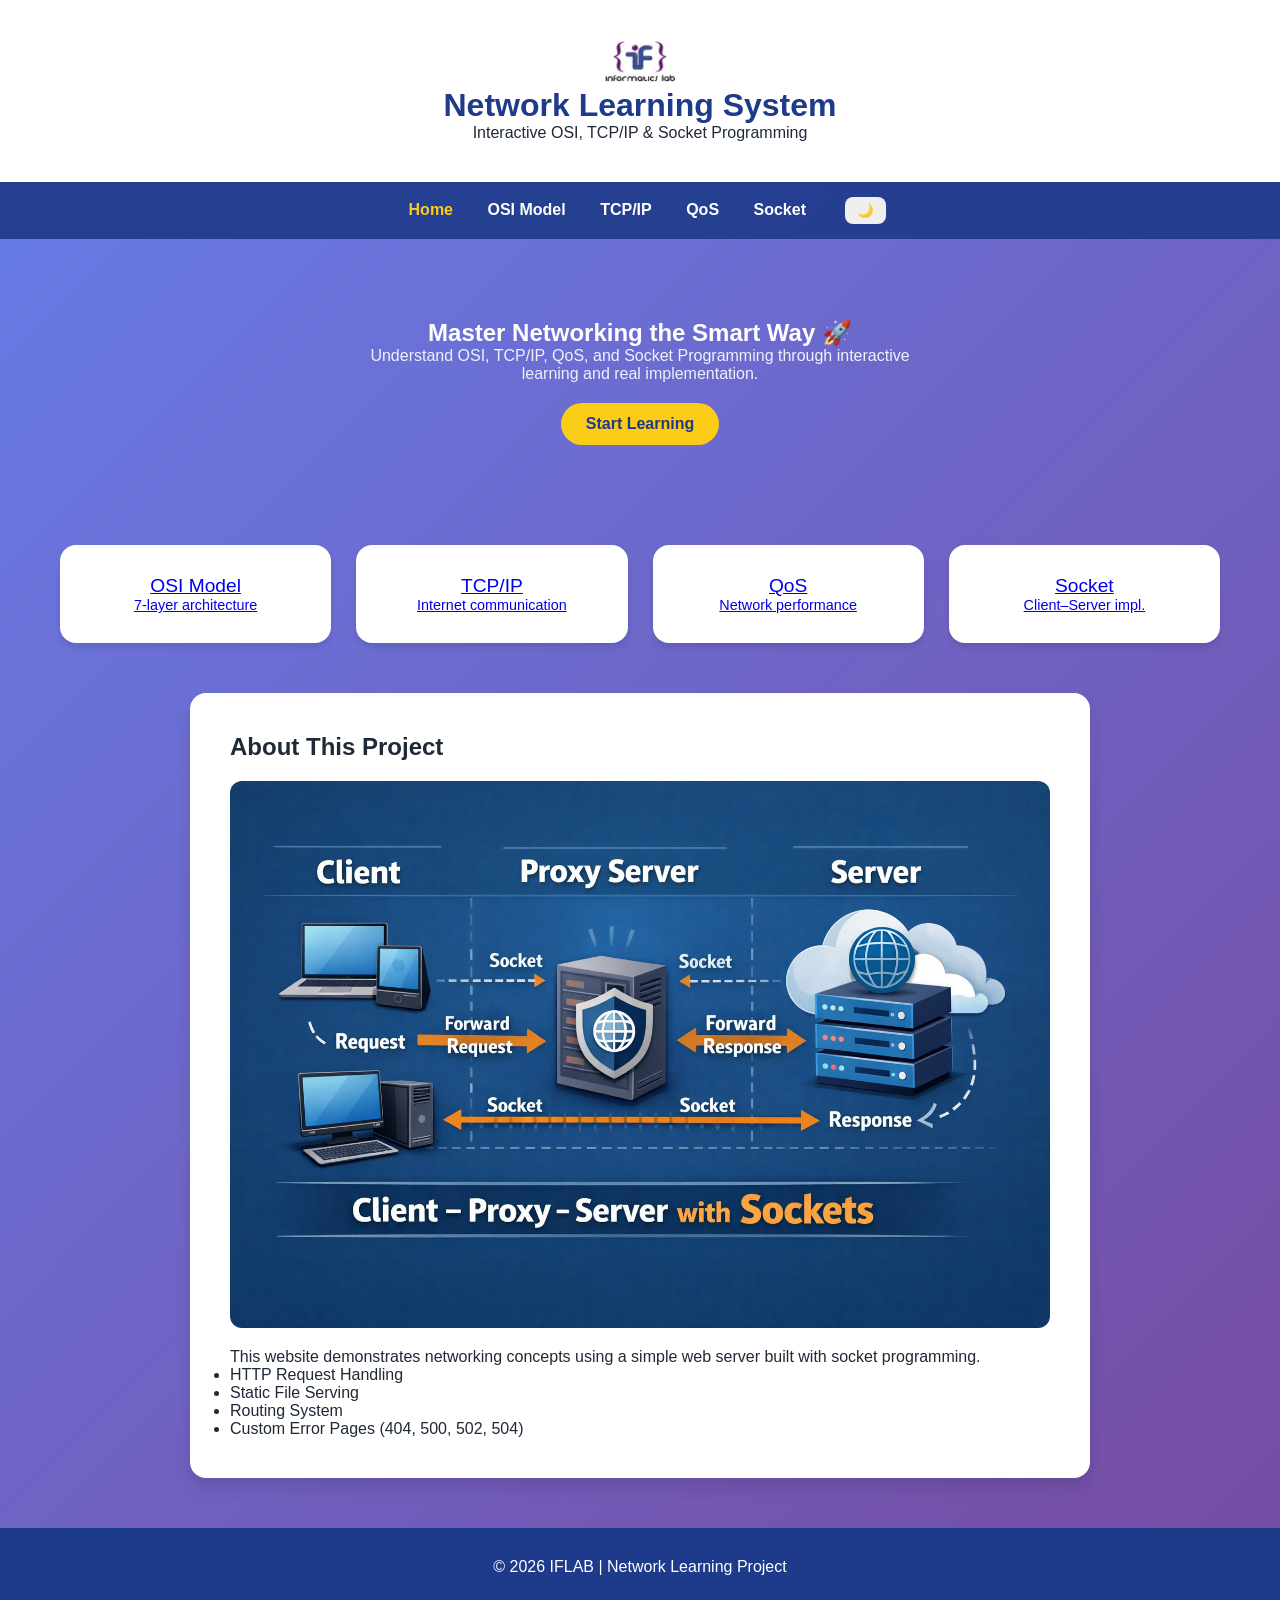
<file: HTML/index.html>
<!DOCTYPE html>
<html lang="en">
<head>
    <meta charset="UTF-8">
    <meta name="viewport" content="width=device-width, initial-scale=1.0">

    <!-- SEO -->
    <title>Network Learning System - IFLAB</title>
    <meta name="description" content="Learn networking concepts like OSI, TCP/IP, QoS, and Socket Programming interactively.">
    <meta name="keywords" content="networking, OSI, TCP/IP, QoS, socket programming">
    <meta name="author" content="IFLAB">

    <link rel="stylesheet" href="css/style.css">
    <link rel="icon" href="assets/iflab.png">

    <!-- Loader Style -->
    <style>
        #loader {
            position: fixed;
            width: 100%;
            height: 100%;
            background: #1e3a8a;
            display: flex;
            justify-content: center;
            align-items: center;
            z-index: 9999;
            flex-direction: column;
            color: white;
        }

        .spinner {
            border: 5px solid rgba(255,255,255,0.2);
            border-top: 5px solid white;
            border-radius: 50%;
            width: 50px;
            height: 50px;
            animation: spin 1s linear infinite;
            margin-bottom: 15px;
        }

        @keyframes spin {
            100% { transform: rotate(360deg); }
        }

        .hero h2 {
            animation: fadeInUp 1s ease;
        }
    </style>
</head>

<body>

<!-- ===== LOADER ===== -->
<div id="loader">
    <div class="spinner"></div>
    <p>Loading Network System...</p>
</div>

<!-- ===== HEADER ===== -->
<header>
    <img src="assets/iflab.png" alt="IFLAB Logo" width="70">
    <h1>Network Learning System</h1>
    <p>Interactive OSI, TCP/IP & Socket Programming</p>
</header>

<!-- ===== NAVBAR ===== -->
<nav>
    <a href="index.html" class="active">Home</a>
    <a href="osi.html">OSI Model</a>
    <a href="tcpip.html">TCP/IP</a>
    <a href="qos.html">QoS</a>
    <a href="implementation.html">Socket</a>

    <button onclick="toggleDark()" style="margin-left:20px;padding:6px 12px;border-radius:8px;border:none;cursor:pointer;">
        🌙
    </button>
</nav>

<!-- ===== HERO ===== -->
<section class="hero">
    <h2>Master Networking the Smart Way 🚀</h2>
    <p style="max-width: 600px; margin: 0 auto 20px auto; opacity: 0.9;">
        Understand OSI, TCP/IP, QoS, and Socket Programming 
        through interactive learning and real implementation.
    </p>

    <a href="#features" class="btn">Start Learning</a>
</section>

<!-- ===== FEATURE GRID ===== -->
<section class="grid" id="features">

    <a href="osi.html">
        <div class="box">
            <div style="font-size: 1.2rem;">OSI Model</div>
            <div style="font-size: 0.9rem;">7-layer architecture</div>
        </div>
    </a>

    <a href="tcpip.html">
        <div class="box">
            <div style="font-size: 1.2rem;">TCP/IP</div>
            <div style="font-size: 0.9rem;">Internet communication</div>
        </div>
    </a>

    <a href="qos.html">
        <div class="box">
            <div style="font-size: 1.2rem;">QoS</div>
            <div style="font-size: 0.9rem;">Network performance</div>
        </div>
    </a>

    <a href="implementation.html">
        <div class="box">
            <div style="font-size: 1.2rem;">Socket</div>
            <div style="font-size: 0.9rem;">Client–Server impl.</div>
        </div>
    </a>

</section>

<!-- ===== ABOUT ===== -->
<section class="card">
    <h2>About This Project</h2>
    <img src="assets/network.png" class="img-center">

    <p>
        This website demonstrates networking concepts using a simple web server 
        built with socket programming.
    </p>

    <ul>
        <li>HTTP Request Handling</li>
        <li>Static File Serving</li>
        <li>Routing System</li>
        <li>Custom Error Pages (404, 500, 502, 504)</li>
    </ul>
</section>

<!-- ===== FOOTER ===== -->
<footer>
    <p>&copy; 2026 IFLAB | Network Learning Project</p>
</footer>

<!-- ===== SCRIPT ===== -->
<script>
/* Loader */
window.onload = function() {
    document.getElementById("loader").style.display = "none";
}

/* Dark Mode */
function toggleDark() {
    document.body.classList.toggle("dark");
}

/* Basic Error Redirect (optional enhancement) */
window.onerror = function() {
    window.location.href = "status/500.html";
}
</script>

</body>
</html>
</file>
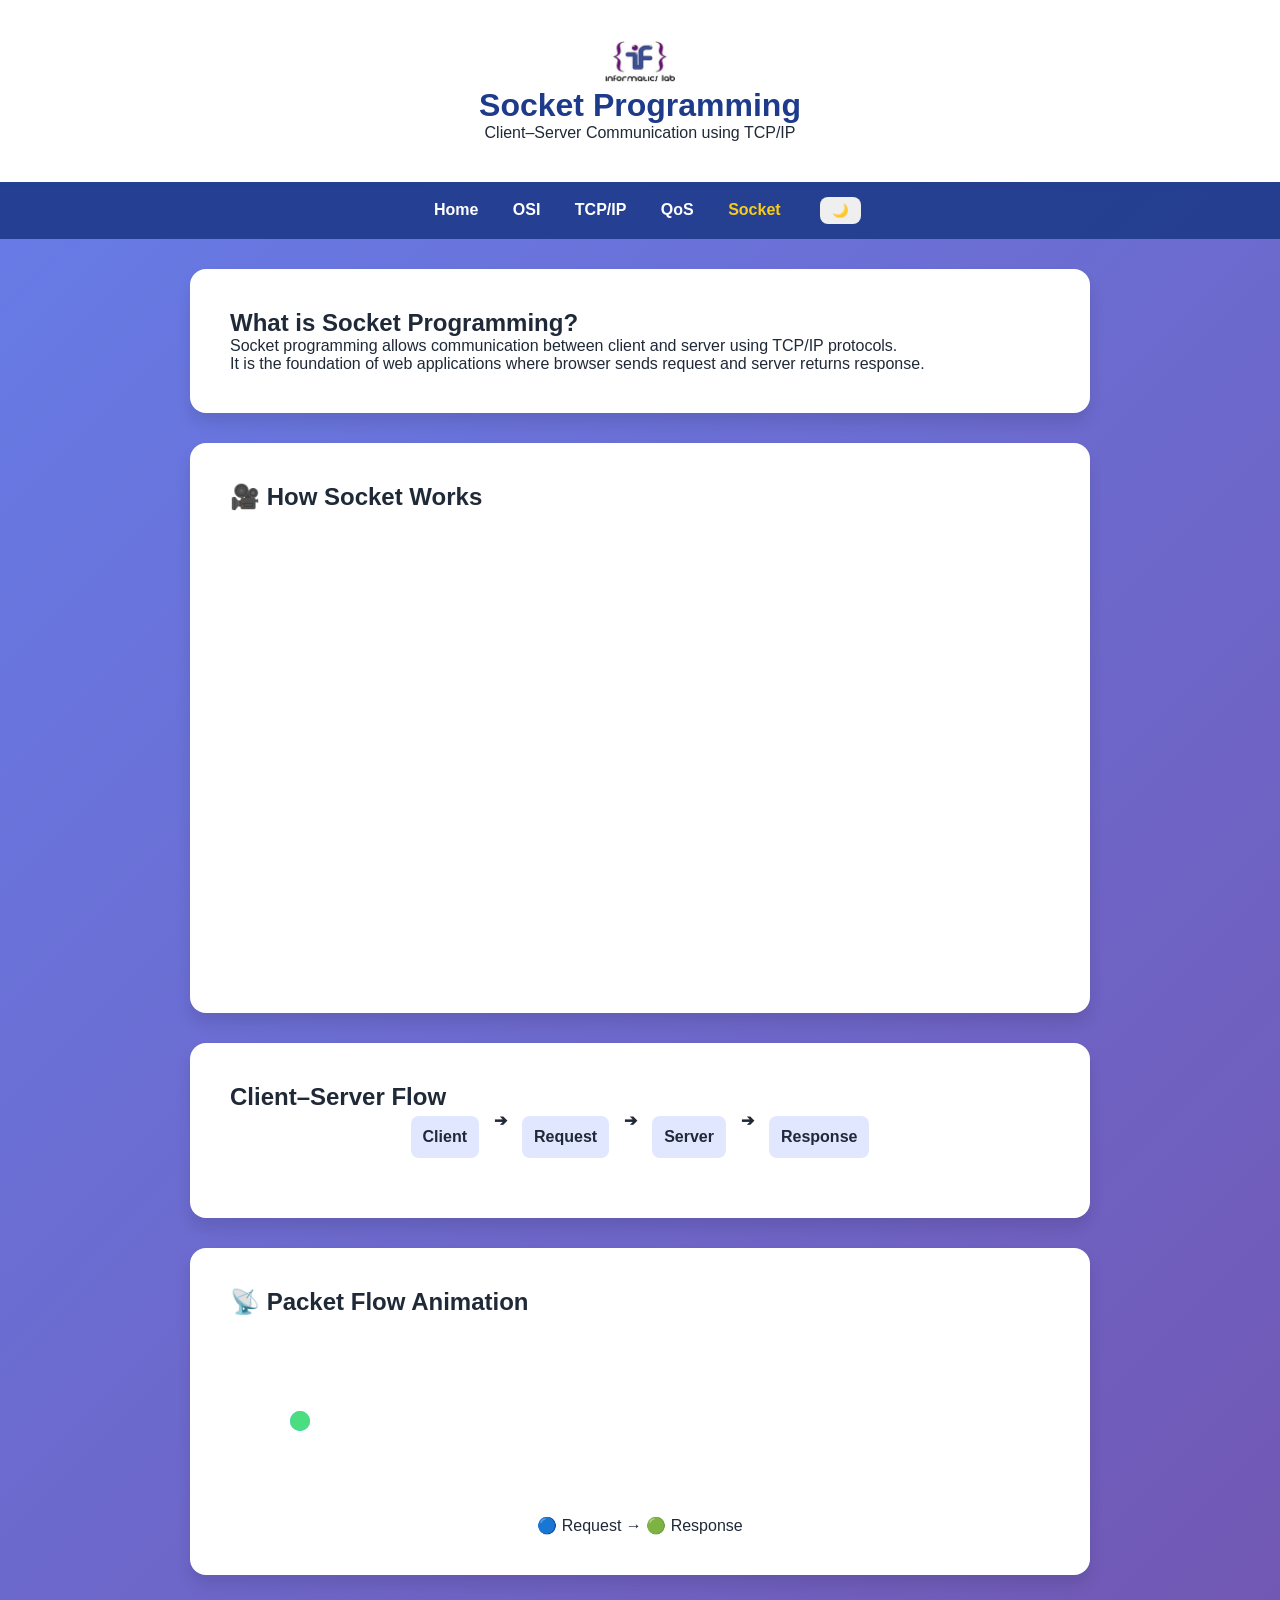
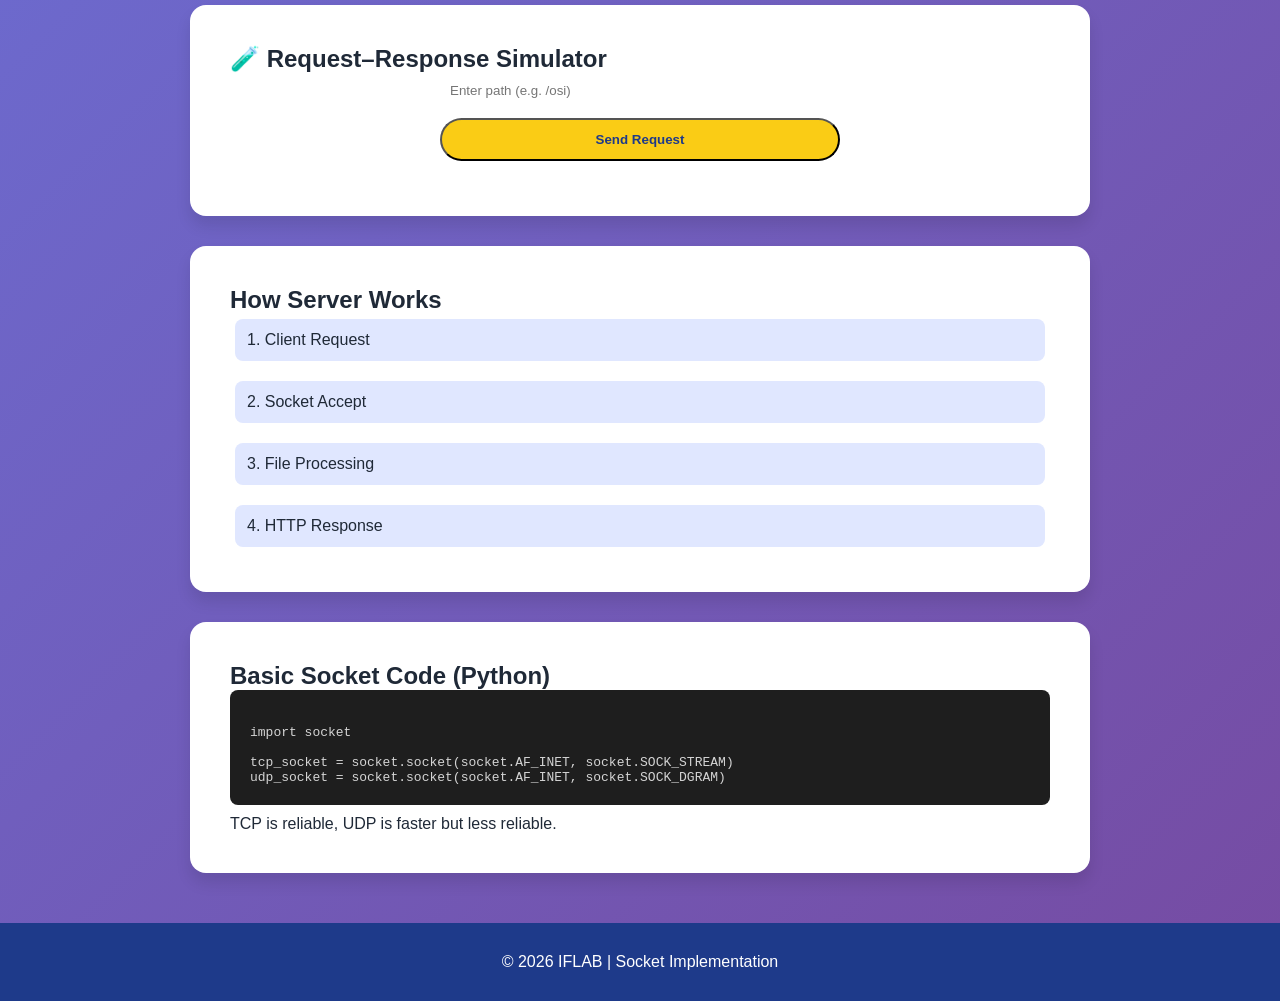
<file: HTML/implementation.html>
<!DOCTYPE html>
<html lang="en">
<head>
    <meta charset="UTF-8">
    <meta name="viewport" content="width=device-width, initial-scale=1.0">
    <title>Socket Implementation - IFLAB</title>

    <link rel="stylesheet" href="css/style.css">
    <link rel="icon" href="assets/iflab.png">
</head>

<body>

<!-- HEADER -->
<header>
    <img src="assets/iflab.png" alt="IFLAB Logo" width="70">
    <h1>Socket Programming</h1>
    <p>Client–Server Communication using TCP/IP</p>
</header>

<!-- NAV -->
<nav>
    <a href="index.html">Home</a>
    <a href="osi.html">OSI</a>
    <a href="tcpip.html">TCP/IP</a>
    <a href="qos.html">QoS</a>
    <a href="implementation.html" class="active">Socket</a>

    <button onclick="toggleDark()" style="margin-left:20px;padding:6px 12px;border-radius:8px;border:none;cursor:pointer;">
        🌙
    </button>
</nav>

<!-- INTRO -->
<section class="card">
    <h2>What is Socket Programming?</h2>
    <p>
        Socket programming allows communication between client and server 
        using TCP/IP protocols.
    </p>
    <p>
        It is the foundation of web applications where browser sends request 
        and server returns response.
    </p>
</section>

<!-- VIDEO (FIXED ✅) -->
<section class="card">
    <h2>🎥 How Socket Works</h2>

    <div class="video-container">
        <iframe 
            src="https://www.youtube.com/embed/NvZEZ-mZsuI"
            frameborder="0"
            allowfullscreen>
        </iframe>
    </div>
</section>

<!-- FLOW -->
<section class="card">
    <h2>Client–Server Flow</h2>

    <div style="display:flex; justify-content:center; gap:10px; flex-wrap:wrap; font-weight:bold;">
        <div class="step-box" onclick="showFlow(this, 'Client sends request')">Client</div>
        ➔
        <div class="step-box" onclick="showFlow(this, 'Request via TCP/IP')">Request</div>
        ➔
        <div class="step-box" onclick="showFlow(this, 'Server processes request')">Server</div>
        ➔
        <div class="step-box" onclick="showFlow(this, 'Server sends response')">Response</div>
    </div>

    <p id="flow-info" style="margin-top:15px; text-align:center; font-weight:bold;"></p>
</section>

<!-- PACKET FLOW (CSS GLOBAL) -->
<section class="card">
    <h2>📡 Packet Flow Animation</h2>

    <div class="packet-flow">
        <div class="node client">Client</div>
        <div class="node server">Server</div>

        <div class="packet request"></div>
        <div class="packet response"></div>
    </div>

    <p style="text-align:center;">
        🔵 Request → 🟢 Response
    </p>
</section>

<!-- SIMULATOR (FIXED ✅) -->
<section class="card">
    <h2>🧪 Request–Response Simulator</h2>

    <div style="display:flex; flex-direction:column; gap:10px; max-width:400px; margin:auto;">
        <input id="url" placeholder="Enter path (e.g. /osi)" 
               style="padding:10px; border-radius:8px; border:none;">

        <button onclick="simulateRequest()" class="btn">
            Send Request
        </button>
    </div>

    <p id="sim-result" style="margin-top:15px; text-align:center; font-weight:bold;"></p>
</section>

<!-- SERVER PROCESS -->
<section class="card">
    <h2>How Server Works</h2>

    <div style="display:flex; flex-direction:column; gap:10px;">
        <div class="step-box" onclick="showFlow(this, 'Browser sends GET request')">1. Client Request</div>
        <div class="step-box" onclick="showFlow(this, 'Server accepts connection')">2. Socket Accept</div>
        <div class="step-box" onclick="showFlow(this, 'Server reads file')">3. File Processing</div>
        <div class="step-box" onclick="showFlow(this, 'Server sends response')">4. HTTP Response</div>
    </div>
</section>

<!-- CODE -->
<section class="card">
    <h2>Basic Socket Code (Python)</h2>

    <div style="background:#1e1e1e;color:#d4d4d4;padding:20px;border-radius:8px;font-family:monospace;">
<pre><code>
import socket

tcp_socket = socket.socket(socket.AF_INET, socket.SOCK_STREAM)
udp_socket = socket.socket(socket.AF_INET, socket.SOCK_DGRAM)
</code></pre>
    </div>

    <p style="margin-top:10px;">
        TCP is reliable, UDP is faster but less reliable.
    </p>
</section>

<!-- FOOTER -->
<footer>
    <p>&copy; 2026 IFLAB | Socket Implementation</p>
</footer>

<!-- SCRIPT -->
<script>
function showFlow(el, text) {
    document.getElementById("flow-info").innerText = text;

    document.querySelectorAll(".step-box")
        .forEach(d => d.classList.remove("active-box"));

    el.classList.add("active-box");
}

function simulateRequest() {
    let url = document.getElementById("url").value;
    let result = document.getElementById("sim-result");

    const routes = ["/", "/osi", "/tcpip", "/qos", "/implementation"];

    if (!url) {
        result.innerText = "⚠️ Enter a path";
        return;
    }

    if (routes.includes(url)) {
        result.innerText = "✅ 200 OK";
        result.style.color = "lightgreen";
    } else if (url === "/timeout") {
        result.innerText = "⏱ 504 Gateway Timeout";
        result.style.color = "orange";
    } else if (url === "/gateway") {
        result.innerText = "🔌 502 Bad Gateway";
        result.style.color = "orange";
    } else {
        result.innerText = "❌ 404 Not Found";
        result.style.color = "red";
    }
}

function toggleDark() {
    document.body.classList.toggle("dark");
}
</script>

</body>
</html>
</file>
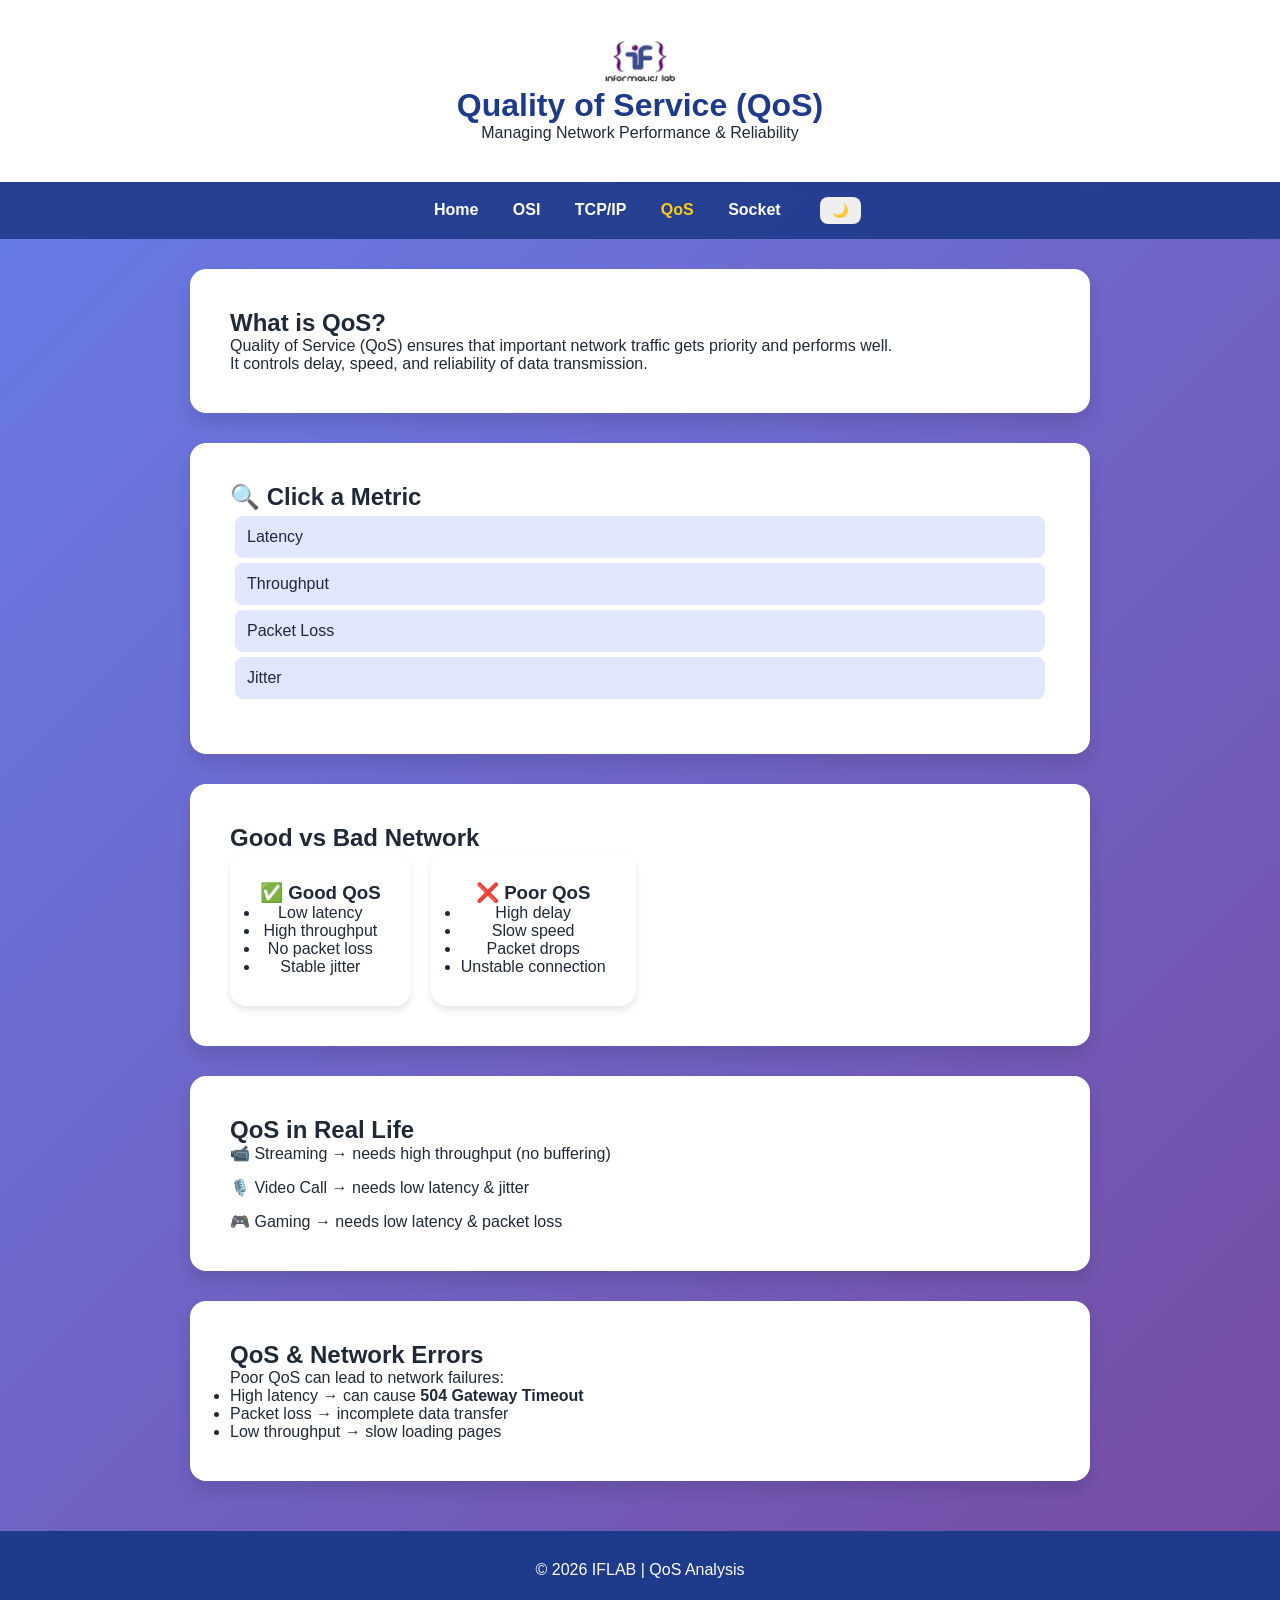
<file: HTML/qos.html>
<!DOCTYPE html>
<html lang="en">
<head>
    <meta charset="UTF-8">
    <meta name="viewport" content="width=device-width, initial-scale=1.0">
    <title>Quality of Service (QoS) - IFLAB</title>

    <link rel="stylesheet" href="css/style.css">
    <link rel="icon" href="assets/iflab.png">
</head>

<body>

<!-- HEADER -->
<header>
    <img src="assets/iflab.png" alt="IFLAB Logo" width="70">
    <h1>Quality of Service (QoS)</h1>
    <p>Managing Network Performance & Reliability</p>
</header>

<!-- NAV -->
<nav>
    <a href="index.html">Home</a>
    <a href="osi.html">OSI</a>
    <a href="tcpip.html">TCP/IP</a>
    <a href="qos.html" class="active">QoS</a>
    <a href="implementation.html">Socket</a>

    <button onclick="toggleDark()" style="margin-left:20px;padding:6px 12px;border-radius:8px;border:none;cursor:pointer;">
        🌙
    </button>
</nav>

<!-- INTRO -->
<section class="card">
    <h2>What is QoS?</h2>

    <p>
        Quality of Service (QoS) ensures that important network traffic 
        gets priority and performs well.
    </p>

    <p>
        It controls delay, speed, and reliability of data transmission.
    </p>
</section>

<!-- INTERACTIVE -->
<section class="card">
    <h2>🔍 Click a Metric</h2>

    <div class="qos-interactive">
        <div onclick="showInfo(this, 'Latency: Delay of packet delivery (lower is better)')">Latency</div>
        <div onclick="showInfo(this, 'Throughput: Data transfer speed (higher is better)')">Throughput</div>
        <div onclick="showInfo(this, 'Packet Loss: Lost data (should be near zero)')">Packet Loss</div>
        <div onclick="showInfo(this, 'Jitter: Delay variation (should be stable)')">Jitter</div>
    </div>

    <p id="qos-info" style="margin-top:15px; font-weight:bold; text-align:center;"></p>
</section>

<!-- VISUAL COMPARISON (NEW 🔥) -->
<section class="card">
    <h2>Good vs Bad Network</h2>

    <div style="display:flex; gap:20px; flex-wrap:wrap;">

        <div class="box">
            <h3>✅ Good QoS</h3>
            <ul>
                <li>Low latency</li>
                <li>High throughput</li>
                <li>No packet loss</li>
                <li>Stable jitter</li>
            </ul>
        </div>

        <div class="box">
            <h3>❌ Poor QoS</h3>
            <ul>
                <li>High delay</li>
                <li>Slow speed</li>
                <li>Packet drops</li>
                <li>Unstable connection</li>
            </ul>
        </div>

    </div>
</section>

<!-- REAL LIFE (IMPROVED) -->
<section class="card">
    <h2>QoS in Real Life</h2>

    <div style="display:flex; flex-direction:column; gap:15px;">

        <div>📹 Streaming → needs high throughput (no buffering)</div>
        <div>🎙️ Video Call → needs low latency & jitter</div>
        <div>🎮 Gaming → needs low latency & packet loss</div>

    </div>
</section>

<!-- CONNECTION TO ERROR (NEW 🔥) -->
<section class="card">
    <h2>QoS & Network Errors</h2>

    <p>
        Poor QoS can lead to network failures:
    </p>

    <ul>
        <li>High latency → can cause <b>504 Gateway Timeout</b></li>
        <li>Packet loss → incomplete data transfer</li>
        <li>Low throughput → slow loading pages</li>
    </ul>
</section>

<!-- FOOTER -->
<footer>
    <p>&copy; 2026 IFLAB | QoS Analysis</p>
</footer>

<script>
function showInfo(el, text) {
    document.getElementById("qos-info").innerText = text;

    // highlight active
    document.querySelectorAll(".qos-interactive div")
        .forEach(d => d.style.background = "#e0e7ff");

    el.style.background = "#a5b4fc";
}

function toggleDark() {
    document.body.classList.toggle("dark");
}
</script>

</body>
</html>
</file>
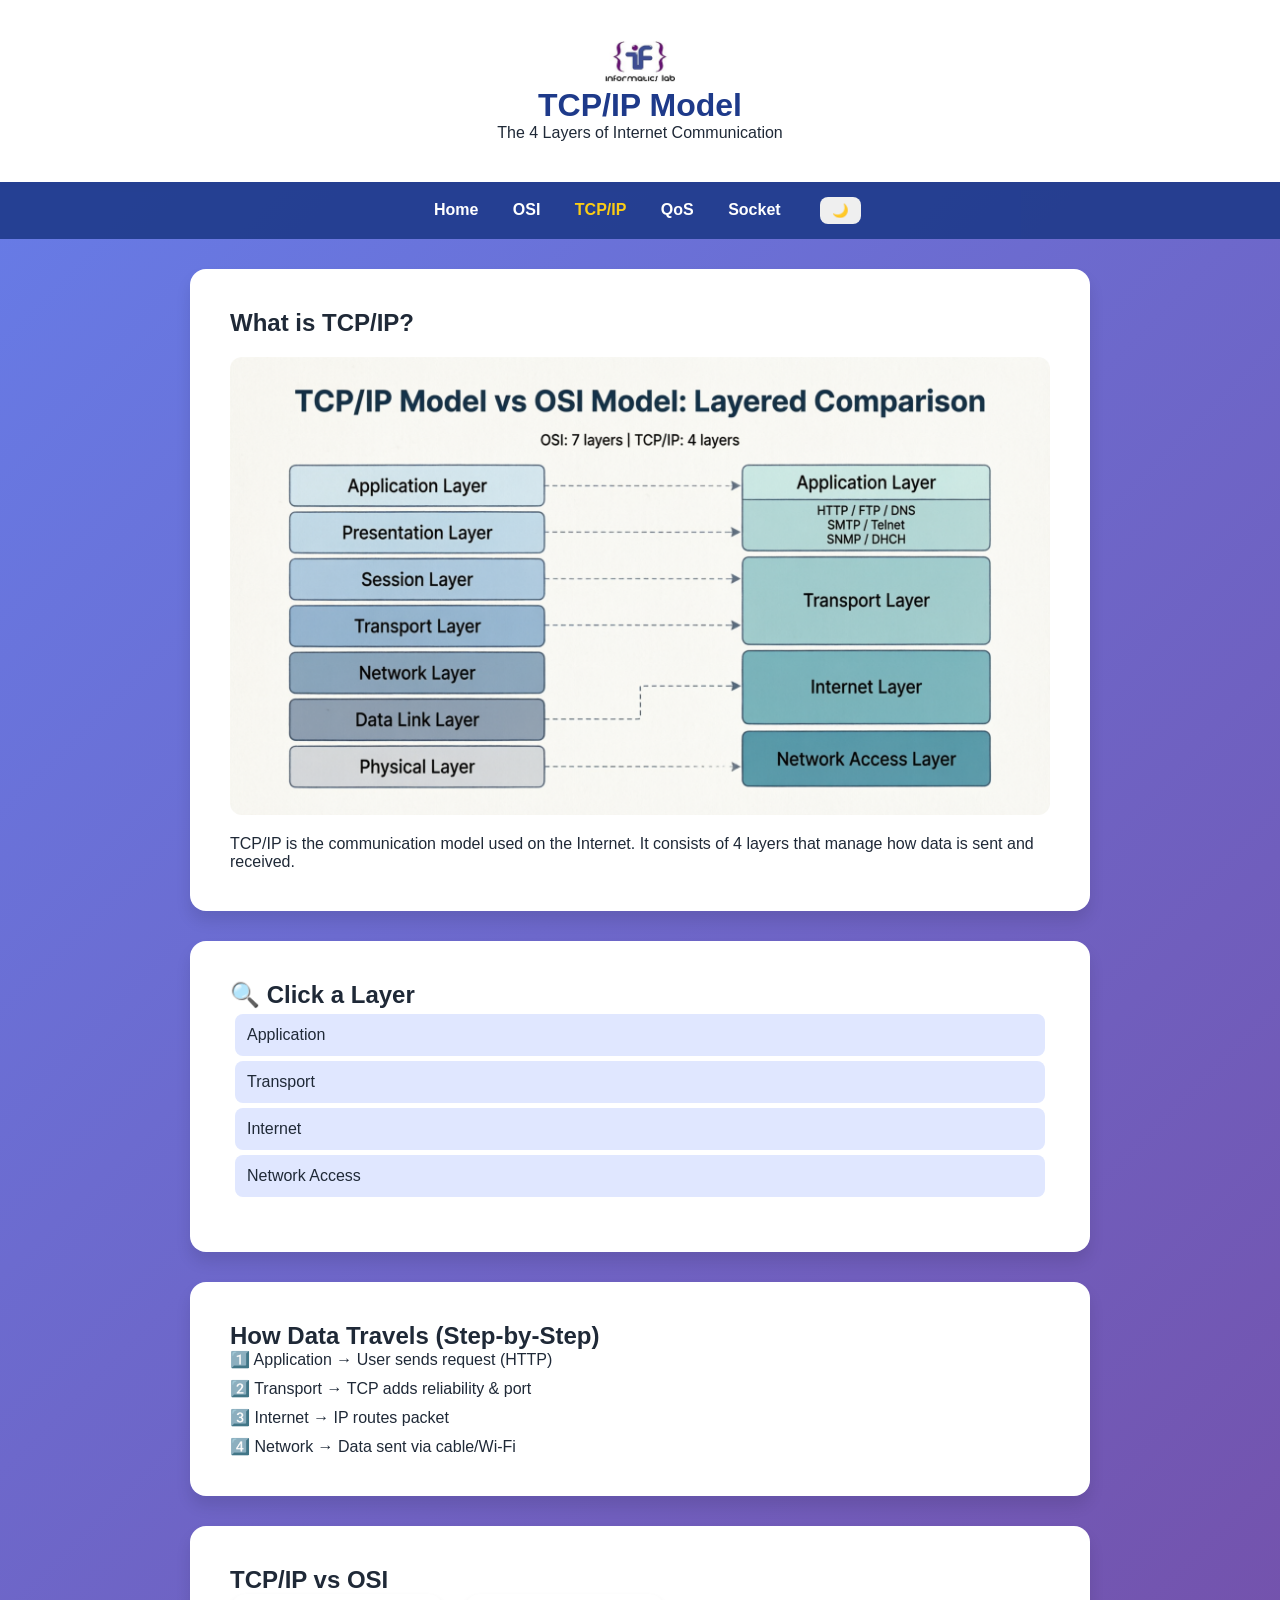
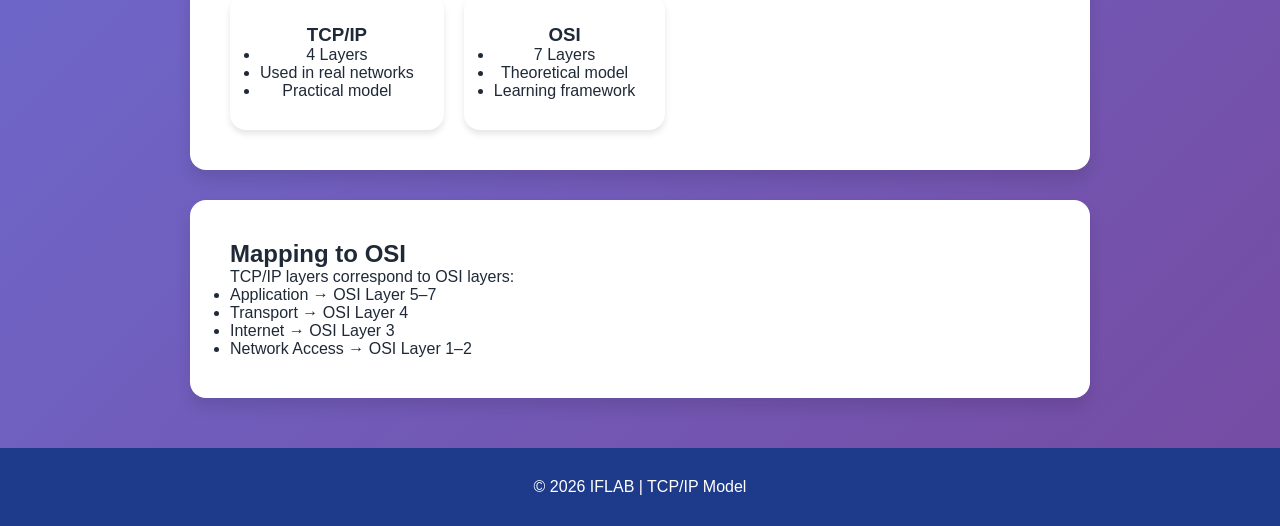
<file: HTML/tcpip.html>
<!DOCTYPE html>
<html lang="en">
<head>
    <meta charset="UTF-8">
    <meta name="viewport" content="width=device-width, initial-scale=1.0">
    <title>TCP/IP Model - IFLAB</title>

    <link rel="stylesheet" href="css/style.css">
    <link rel="icon" href="assets/iflab.png">
</head>

<body>

<!-- HEADER -->
<header>
    <img src="assets/iflab.png" alt="IFLAB Logo" width="70">
    <h1>TCP/IP Model</h1>
    <p>The 4 Layers of Internet Communication</p>
</header>

<!-- NAV -->
<nav>
    <a href="index.html">Home</a>
    <a href="osi.html">OSI</a>
    <a href="tcpip.html" class="active">TCP/IP</a>
    <a href="qos.html">QoS</a>
    <a href="implementation.html">Socket</a>

    <button onclick="toggleDark()" style="margin-left:20px;padding:6px 12px;border-radius:8px;border:none;cursor:pointer;">
        🌙
    </button>
</nav>

<!-- INTRO -->
<section class="card">
    <h2>What is TCP/IP?</h2>

    <img src="assets/tcpip.png" alt="TCP/IP Diagram" class="img-center">

    <p>
        TCP/IP is the communication model used on the Internet.
        It consists of 4 layers that manage how data is sent and received.
    </p>
</section>

<!-- INTERACTIVE -->
<section class="card">
    <h2>🔍 Click a Layer</h2>

    <div class="tcpip-interactive">
        <div onclick="showInfo(this, 'Application: HTTP, FTP, DNS')">Application</div>
        <div onclick="showInfo(this, 'Transport: TCP reliable, UDP fast')">Transport</div>
        <div onclick="showInfo(this, 'Internet: IP addressing and routing')">Internet</div>
        <div onclick="showInfo(this, 'Network Access: Hardware & transmission')">Network Access</div>
    </div>

    <p id="tcpip-info" style="margin-top:15px; font-weight:bold; text-align:center;"></p>
</section>

<!-- FLOW (IMPROVED 🔥) -->
<section class="card">
    <h2>How Data Travels (Step-by-Step)</h2>

    <div style="display:flex; flex-direction:column; gap:10px;">
        <div>1️⃣ Application → User sends request (HTTP)</div>
        <div>2️⃣ Transport → TCP adds reliability & port</div>
        <div>3️⃣ Internet → IP routes packet</div>
        <div>4️⃣ Network → Data sent via cable/Wi-Fi</div>
    </div>
</section>

<!-- COMPARISON (UPGRADE 🔥) -->
<section class="card">
    <h2>TCP/IP vs OSI</h2>

    <div style="display:flex; gap:20px; flex-wrap:wrap;">

        <div class="box">
            <h3>TCP/IP</h3>
            <ul>
                <li>4 Layers</li>
                <li>Used in real networks</li>
                <li>Practical model</li>
            </ul>
        </div>

        <div class="box">
            <h3>OSI</h3>
            <ul>
                <li>7 Layers</li>
                <li>Theoretical model</li>
                <li>Learning framework</li>
            </ul>
        </div>

    </div>
</section>

<!-- EXTRA INSIGHT (NEW 🔥) -->
<section class="card">
    <h2>Mapping to OSI</h2>

    <p>
        TCP/IP layers correspond to OSI layers:
    </p>

    <ul>
        <li>Application → OSI Layer 5–7</li>
        <li>Transport → OSI Layer 4</li>
        <li>Internet → OSI Layer 3</li>
        <li>Network Access → OSI Layer 1–2</li>
    </ul>
</section>

<!-- FOOTER -->
<footer>
    <p>&copy; 2026 IFLAB | TCP/IP Model</p>
</footer>

<script>
function showInfo(el, text) {
    document.getElementById("tcpip-info").innerText = text;

    // highlight active
    document.querySelectorAll(".tcpip-interactive div")
        .forEach(d => d.style.background = "#e0e7ff");

    el.style.background = "#a5b4fc";
}

function toggleDark() {
    document.body.classList.toggle("dark");
}
</script>

</body>
</html>
</file>
<file: HTML/css/style.css>
/* ===============================
   1. VARIABLES
================================ */
:root {
    --primary: #1e3a8a;
    --secondary: #764ba2;
    --accent: #facc15;

    --bg-gradient: linear-gradient(135deg, #667eea, #764ba2);

    --text-main: #1f2937;
    --text-muted: #64748b;
    --white: #ffffff;

    --radius-lg: 16px;
    --radius-md: 12px;

    --shadow-sm: 0 4px 6px rgba(0,0,0,0.1);
    --shadow-md: 0 10px 15px rgba(0,0,0,0.1);
}

/* ===============================
   2. RESET
================================ */
* {
    margin: 0;
    padding: 0;
    box-sizing: border-box;
}

body {
    font-family: 'Segoe UI', sans-serif;
    background: var(--bg-gradient);
    color: var(--text-main);
    min-height: 100vh;
}

/* ===============================
   3. DARK MODE
================================ */
body.dark {
    background: #0f172a;
    color: #e2e8f0;
}

body.dark header,
body.dark .card,
body.dark .box {
    background: #1e293b;
    color: #e2e8f0;
}

/* ===============================
   4. HEADER
================================ */
header {
    background: var(--white);
    padding: 40px 20px;
    text-align: center;
    box-shadow: var(--shadow-sm);
}

header h1 {
    color: var(--primary);
}

/* ===============================
   5. NAVBAR
================================ */
nav {
    background: rgba(30, 58, 138, 0.9);
    padding: 15px;
    text-align: center;
    position: sticky;
    top: 0;
}

nav a {
    color: white;
    margin: 0 15px;
    text-decoration: none;
    font-weight: bold;
}

nav a.active {
    color: var(--accent);
}

/* ===============================
   6. HERO
================================ */
.hero {
    text-align: center;
    color: white;
    padding: 80px 20px;
}

/* ===============================
   7. CARD
================================ */
.card {
    background: white;
    margin: 30px auto;
    padding: 40px;
    border-radius: var(--radius-lg);
    max-width: 900px;
    box-shadow: var(--shadow-md);
    transition: 0.3s;
}

.card:hover {
    transform: translateY(-5px);
}

/* ===============================
   8. GRID & BOX
================================ */
.grid {
    display: grid;
    grid-template-columns: repeat(auto-fit, minmax(250px, 1fr));
    gap: 25px;
    padding: 20px;
    max-width: 1200px;
    margin: auto;
}

.box {
    background: white;
    padding: 30px;
    border-radius: var(--radius-lg);
    text-align: center;
    box-shadow: var(--shadow-sm);
    transition: 0.3s;
}

.box:hover {
    transform: translateY(-8px);
}

/* ===============================
   9. BUTTON
================================ */
.btn {
    display: inline-block;
    background: var(--accent);
    color: var(--primary);
    padding: 12px 25px;
    border-radius: 30px;
    text-decoration: none;
    font-weight: bold;
    cursor: pointer;
}

/* ===============================
   10. MEDIA
================================ */
.img-center {
    display: block;
    max-width: 100%;
    margin: 20px auto;
    border-radius: var(--radius-md);
}

.video-container {
    position: relative;
    padding-bottom: 56.25%;
    height: 0;
}

.video-container iframe {
    position: absolute;
    width: 100%;
    height: 100%;
}

.video-player {
    width: 100%;
    max-width: 800px;
    display: block;
    margin: 20px auto;
    border-radius: 12px;
}

/* ===============================
   11. INTERACTIVE BOX
================================ */
.osi-interactive div,
.tcpip-interactive div,
.qos-interactive div,
.step-box {
    background: #e0e7ff;
    padding: 12px;
    border-radius: 8px;
    cursor: pointer;
    margin: 5px;
    transition: 0.3s;
}

.step-box:hover {
    background: #c7d2fe;
}

/* ACTIVE */
.active-box {
    background: #a5b4fc !important;
}

/* ===============================
   12. PACKET FLOW 🔥
================================ */
.packet-flow {
    position: relative;
    margin: 40px auto;
    max-width: 700px;
    height: 120px;
}

.node {
    position: absolute;
    top: 40px;
    width: 120px;
    text-align: center;
    color: white;
    font-weight: bold;
}

.client { left: 0; }
.server { right: 0; }

.packet {
    position: absolute;
    top: 55px;
    width: 20px;
    height: 20px;
    border-radius: 50%;
}

/* request */
.packet.request {
    background: #38bdf8;
    animation: moveRight 2s linear infinite;
}

/* response */
.packet.response {
    background: #4ade80;
    animation: moveLeft 2s linear infinite;
}

@keyframes moveRight {
    0% { left: 120px; }
    100% { left: calc(100% - 140px); }
}

@keyframes moveLeft {
    0% { left: calc(100% - 140px); }
    100% { left: 120px; }
}

/* ===============================
   13. ERROR PAGE
================================ */
.error-wrapper {
    display:flex;
    justify-content:center;
    align-items:center;
    min-height:100vh;
}

.error-box {
    text-align:center;
    color:white;
    background: rgba(255,255,255,0.1);
    backdrop-filter: blur(12px);
    padding: 60px 40px;
    border-radius: 20px;
}

.error-code {
    font-size: 100px;
}

/* ===============================
   14. FOOTER
================================ */
footer {
    text-align: center;
    padding: 30px;
    background: var(--primary);
    color: white;
    margin-top: 50px;
}

/* ===============================
   15. RESPONSIVE
================================ */
@media (max-width: 768px) {
    .card {
        padding: 25px;
    }

    nav {
        overflow-x: auto;
        white-space: nowrap;
    }
}
</file>
